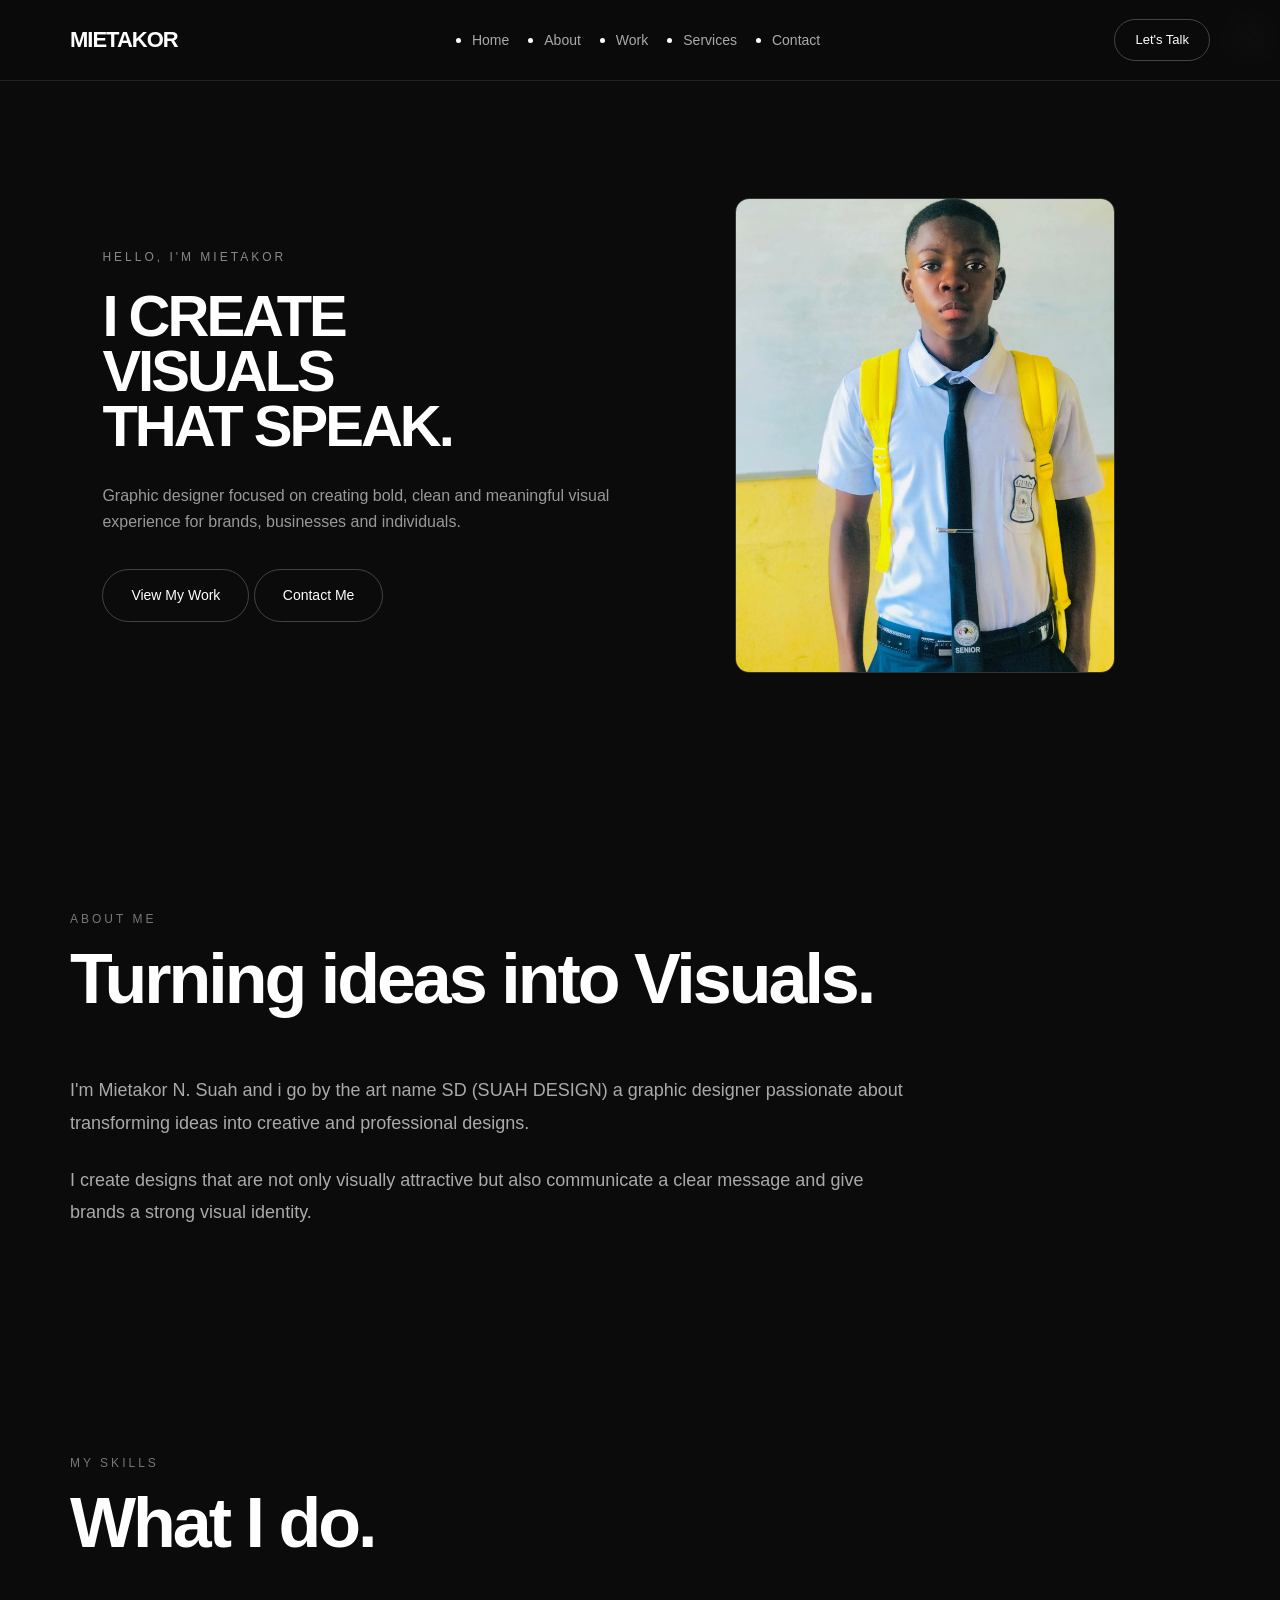
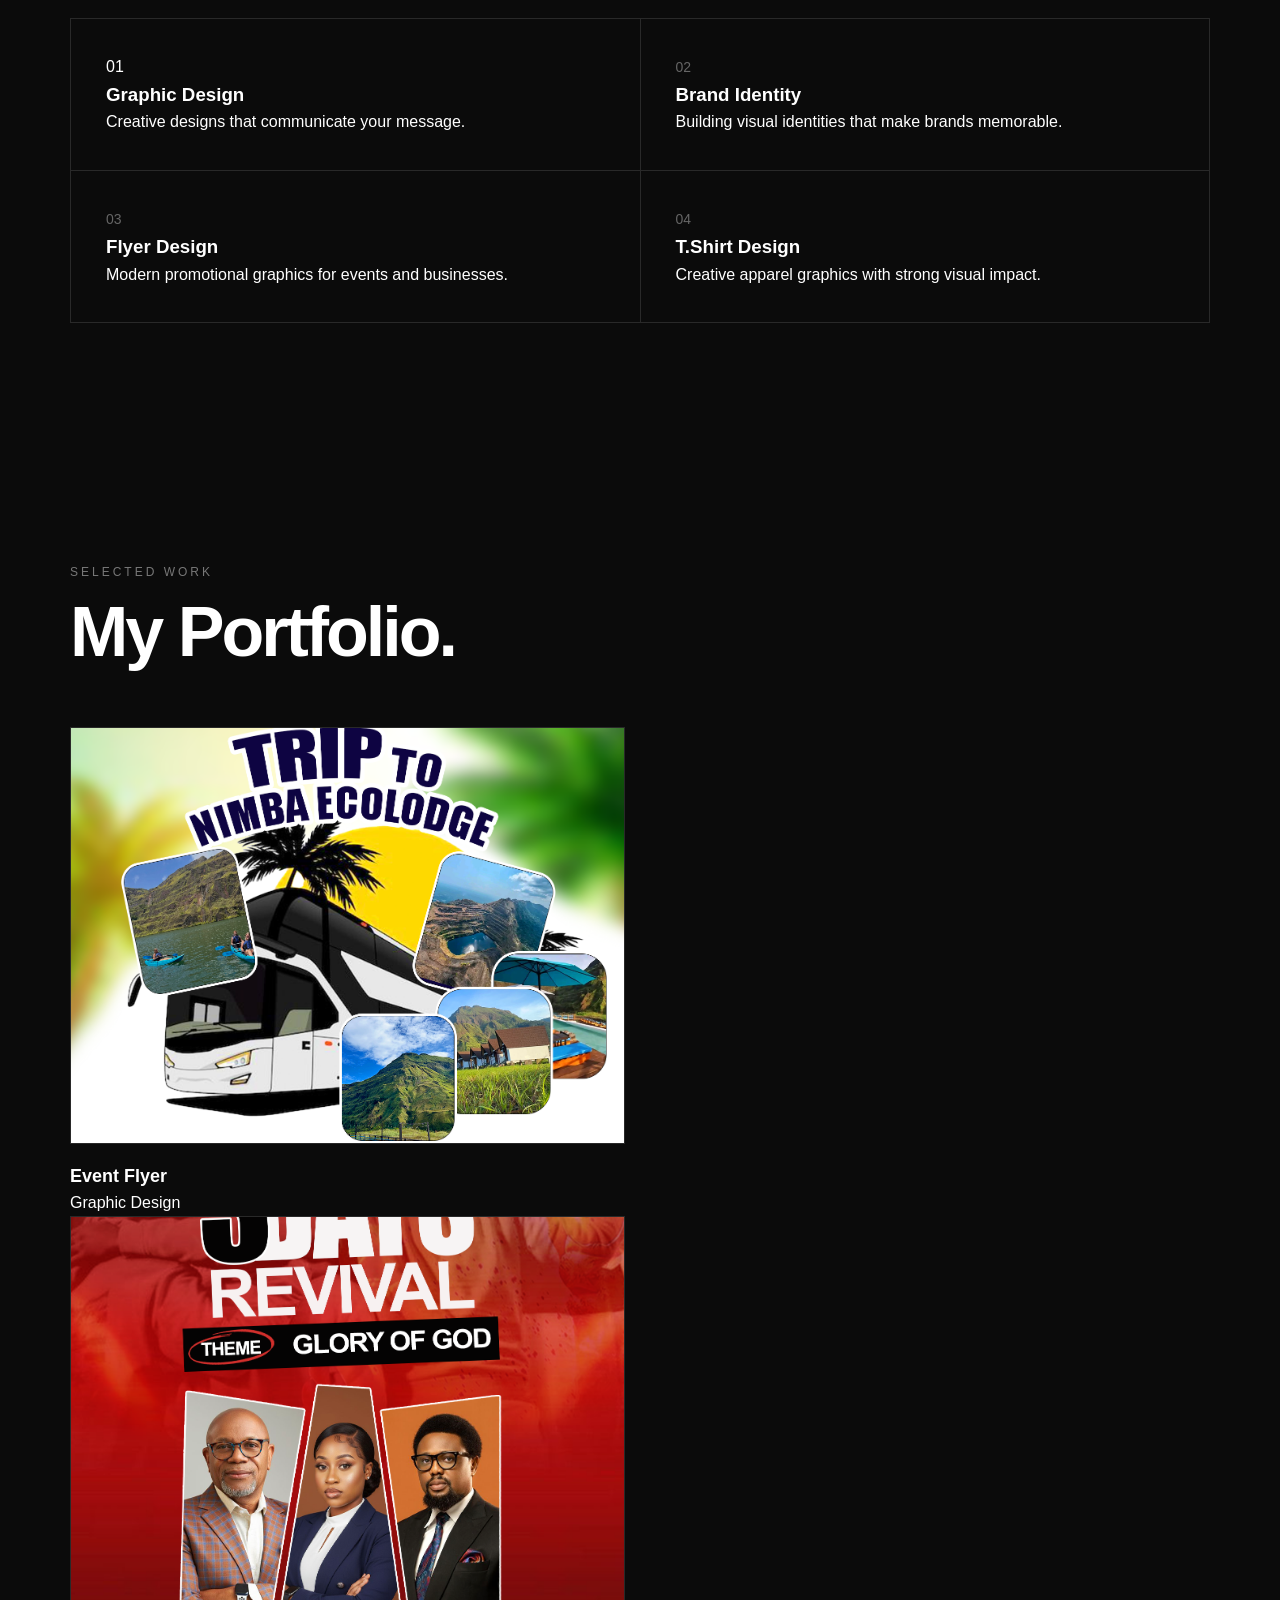
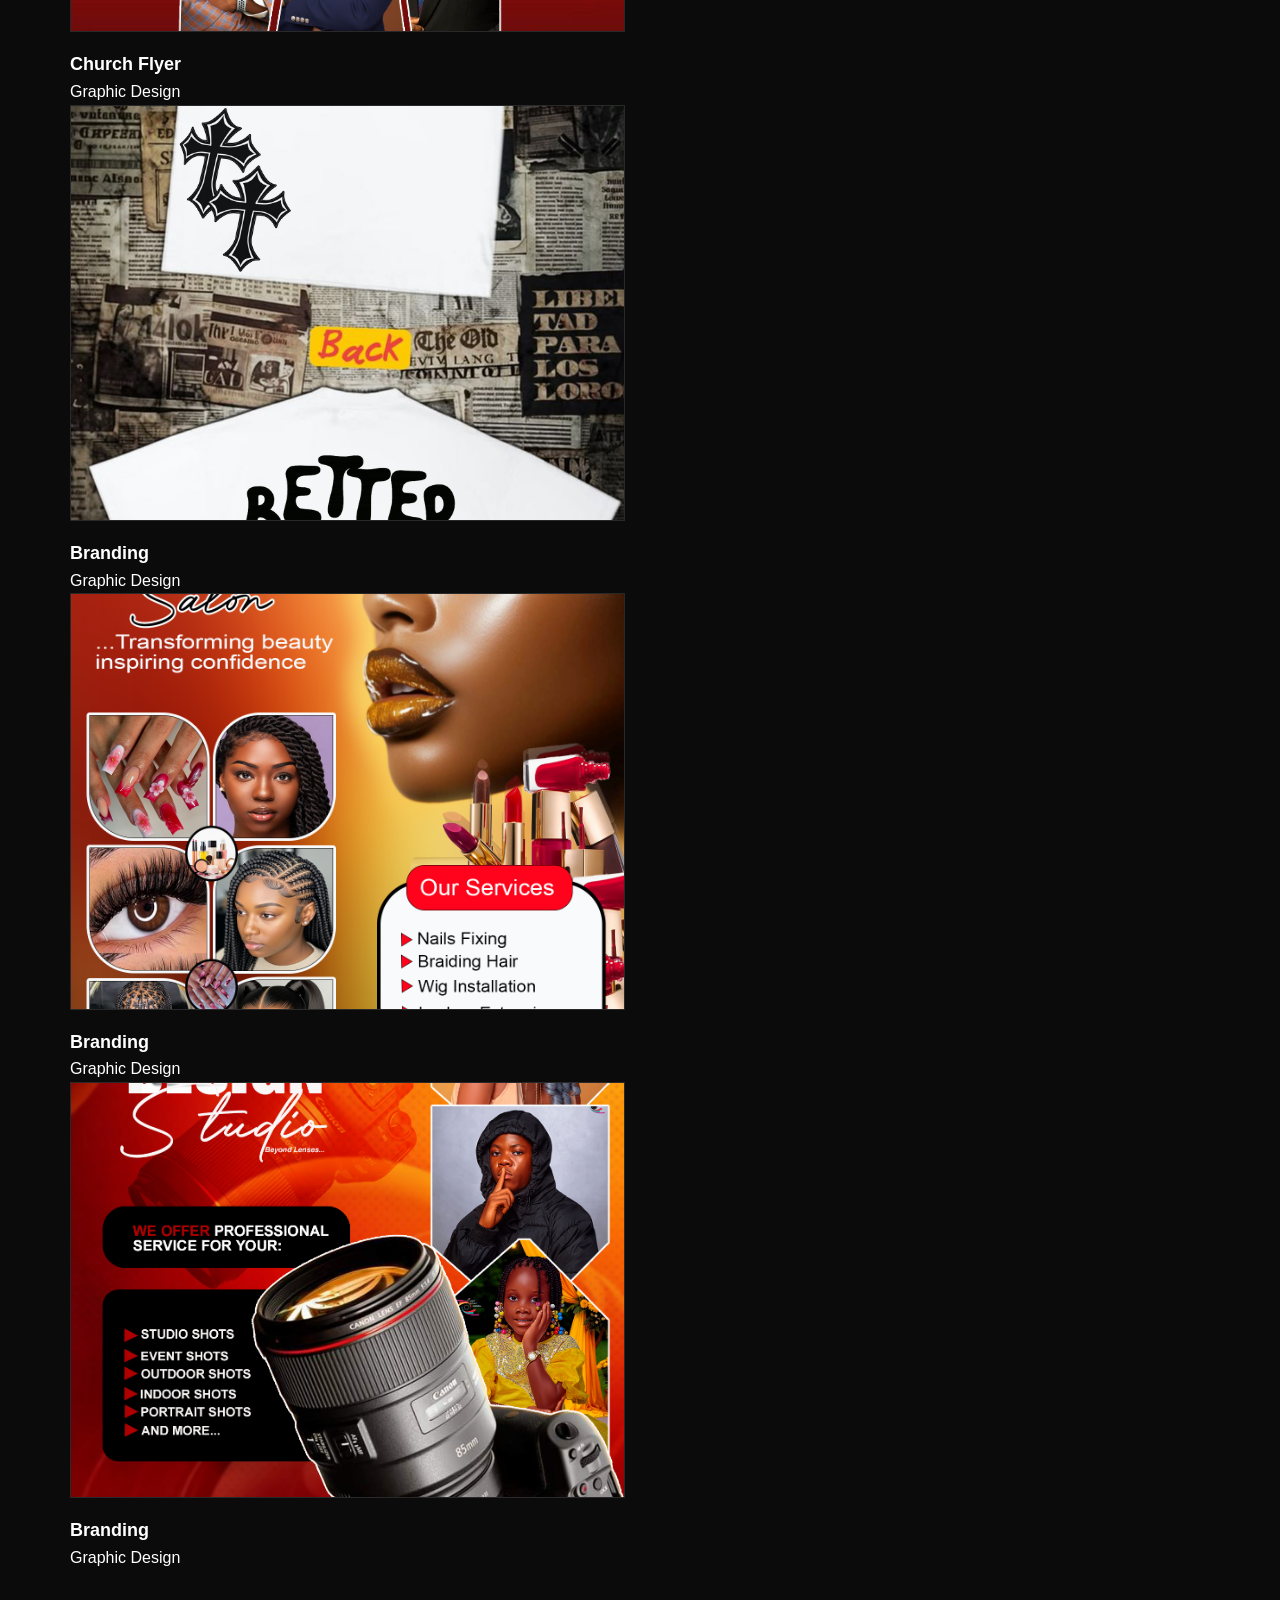
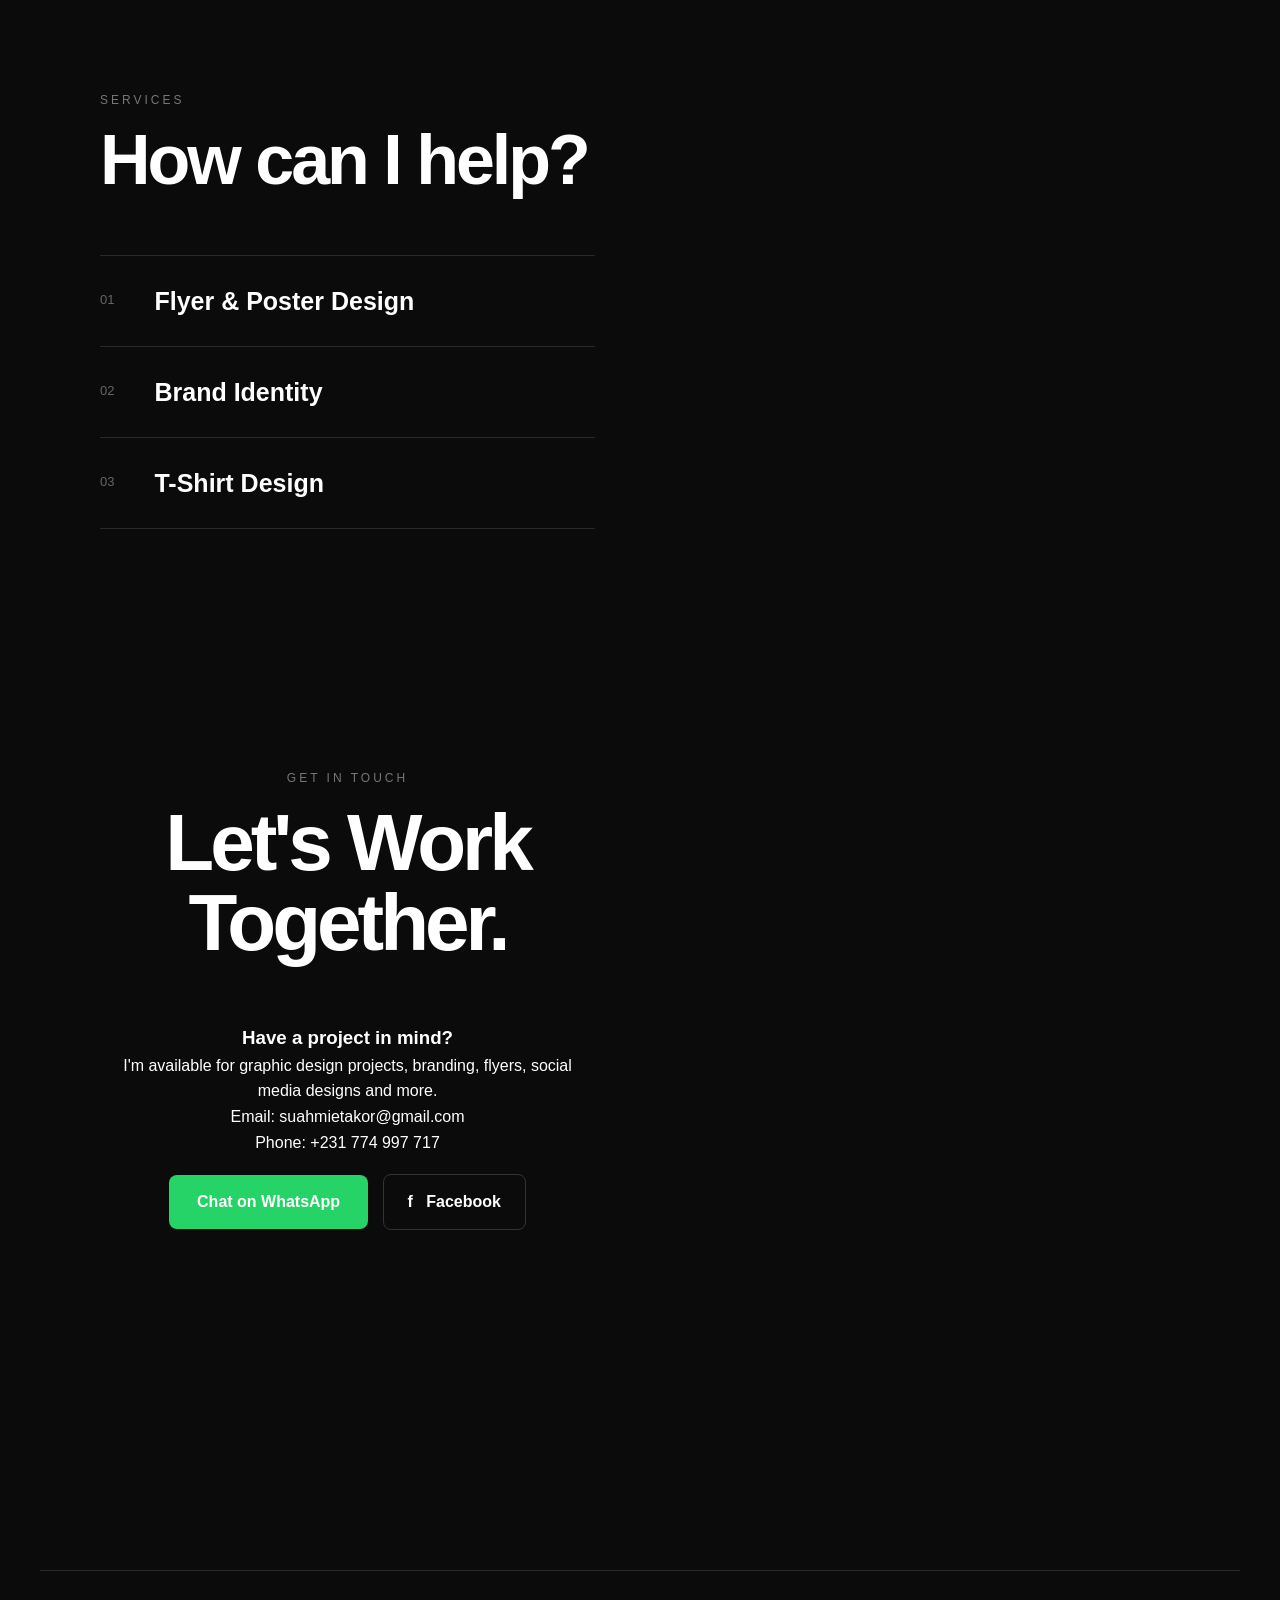
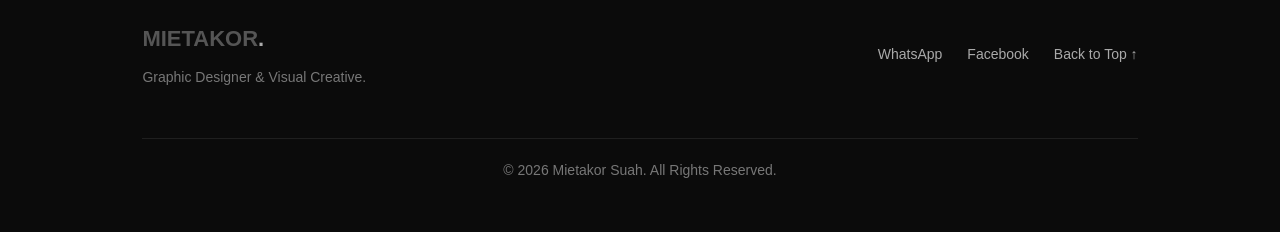
<file: index.html>
<!DOCTYPE html>
<html lang="en">
<head>
    <meta charset="UTF-8">
    <meta name="viewport" content="width=device-width, initial-scale=1.0">
    <title>Mietakor Suah | Graphic Designer</title>
    <link rel="stylesheet" href="style.css">
</head>
<body>
    <!--NAVIGATION-->
    <header>
        <nav class="navbar">

        <a href="#home" class="logo">MIETAKOR<span></span></a>

        <ul class="nav-links"> 
            <li><a href="#home"> Home</a></li>
            <li><a href="#about">About</a></li>
            <li><a href="#portfolio">Work</a></li>
            <li><a href="#services">Services</a></li>
            <li><a href="#contact">Contact</a></li></ul>
            

            <a href="#contact" class="nav-btn">Let's Talk</a> </nav>
    </header>

    <main>
        <section class="hero" id="home">
            <div class="hero-content">
                <p class="small-text">HELLO, I'M MIETAKOR</p>

                <h1>
                    I CREATE 
                    <span>VISUALS</span>
                    THAT SPEAK.
                </h1>
                <P class="hero-description">Graphic designer focused on creating bold, clean and meaningful visual experience for brands, businesses and individuals.</P>
                <div class="hero-buttons">
                    <a href="#portfolio" class="secondary-btn">View My Work</a>
                    <a href="#contact" class="secondary-btn">Contact Me</a>
                </div>
            </div>

            <div class="hero-image">
                <div class="image-box">
                    <img src="images/suah.jpg" alt="">
                </div>
            

        </section>

        <!--ABOUT-->
        <Section class="about section" id="about">
            <div class="section-title">
                <p>ABOUT ME</p>
                <h2>Turning ideas into <span>Visuals.</span></h2>
            </div>

            <div class="about-content">
                <p>I'm Mietakor N. Suah and i go by the art name SD (SUAH DESIGN) a graphic designer passionate about transforming ideas into creative and professional designs.</p>
                <p>I create designs that are not only visually attractive but also communicate a clear message and give brands a strong visual identity.  </p>

            </div>

        </Section>

        <!--SKIlls-->
        <section class="skills section">
            <div class="section-title">
                <p>MY SKILLS</p>
                <h2>What I <span>do.</span></h2>
            </div>

            <div class="skills-grid">
                <div class="skills-card">
                    <span>01</span>
                    <h3>Graphic Design</h3>
                    <p>Creative designs that communicate your message.</p>
                </div>
            
                <div class="skill-card">
                    <span>02</span>
                    <h3>Brand Identity</h3>
                    <p>Building visual identities that make brands memorable.</p>
                </div>

                <div class="skill-card">
                    <span>03</span>
                    <h3>Flyer Design</h3>
                    <p>Modern promotional graphics for events and businesses.</p>
                </div>
                
                <div class="skill-card">
                    <span>04</span>
                <h3>T.Shirt Design</h3>
                    <p>Creative apparel graphics with strong visual impact.</p>
        </section>

        
        <!-- PORTFOLIO -->
<section class="portfolio section" id="portfolio">

    <div class="section-title">
        <p>SELECTED WORK</p>
        <h2>My <span>Portfolio.</span></h2>
    </div>

    <div class="portfolio-grid">

        <!-- PROJECT 1 -->
        <div class="project">

    <a href="project.html">

        <div class="project-image">
            <img src="images/ECOLODGE.png" alt="Event Flyer Design">
        </div>

        <div class="project-info">
            <h3>Event Flyer</h3>
            <p>Graphic Design</p>
        </div>

    </a>

    <div class="project">

    <a href="project2.html">

        <div class="project-image">
            <img src="images/jr.png" alt="Event Flyer Design">
        </div>

        <div class="project-info">
            <h3>Church Flyer</h3>
            <p>Graphic Design</p>
        </div>

    </a>

    <div class="project">

    <a href="project3.html">

        <div class="project-image">
            <img src="images/TOP.png" alt="Event Flyer Design">
        </div>

        <div class="project-info">
            <h3>Branding</h3>
            <p>Graphic Design</p>
        </div>

    </a>

    <a href="project4.html">

        <div class="project-image">
            <img src="images/Sara.png" alt="Event Flyer Design">
        </div>

        <div class="project-info">
            <h3>Branding</h3>
            <p>Graphic Design</p>
        </div>

    </a>

<a href="project5.html">

        <div class="project-image">
            <img src="images/KD.png" alt="Event Flyer Design">
        </div>

        <div class="project-info">
            <h3>Branding</h3>
            <p>Graphic Design</p>
        </div>

    </a>

</div>


        <!--SERVICES-->
        <section class="services section" id="services">
            <div class="section-title">
                <p>SERVICES</p>
                <h2>How can I <span>help?</span></h2>
            </div>

            <div class="services-list">
                <div>
                    <span>01</span>
                    <h3>Flyer & Poster Design</h3>
                </div>

                <div>
                    <span>02</span>
                    <h3>Brand Identity</h3>
                </div>

                <div>
                    <span>03</span>
                    <h3>T-Shirt Design</h3>
                </div>
            </div>
            


        </section>

        <!--CONTACT-->
        <section class="contact section" id="contact">

    <div class="section-title">
        <p>GET IN TOUCH</p>
        <h2>Let's <span>Work Together.</span></h2>
    </div>

    <div class="contact-container">

    <h3>Have a project in mind?</h3>

    <p>
        I'm available for graphic design projects,
        branding, flyers, social media designs and more.
    </p>

    <p>
        Email: suahmietakor@gmail.com
    </p>

    <p>
        Phone: +231 774 997 717
    </p>

    <a href="https://wa.me/231889452201" target="_blank" class="whatsapp-btn">
        Chat on WhatsApp
    </a>

    <a href="https://www.facebook.com/mietakor.suah.2025"
   target="_blank"
   class="social-btn">
    f&nbsp;&nbsp; Facebook
</a>

</div>

        </form>

    </div>

</section>
    </main>

    <!--FOOTER-->
    <footer class="footer">

    <div class="footer-content">

        <div>
            <h3>MIETAKOR<span>.</span></h3>
            <p>Graphic Designer & Visual Creative.</p>
        </div>

        <div class="footer-links">
            <a href="https://wa.me/231889452201" target="_blank">
                WhatsApp
            </a>

            <a href="https://www.facebook.com/mietakor.suah.2025" target="_blank">
                Facebook
            </a>

            <a href="#home">
                Back to Top ↑
            </a>
        </div>

    </div>

    <div class="footer-bottom">
        <p>© 2026 Mietakor Suah. All Rights Reserved.</p>
    </div>

</footer>

    <div id="projectModel" class="model">
        <div class="model-content">
            <span class="close" onclick="closeProject()">&times;</span>
            <img id="modalImage">
            <h2 id="modalTitle"></h2>
            <p id="modalCategory"></p>
        </div>
    </div>
    <script src="script.js"></script>
</body>
</html>
</file>
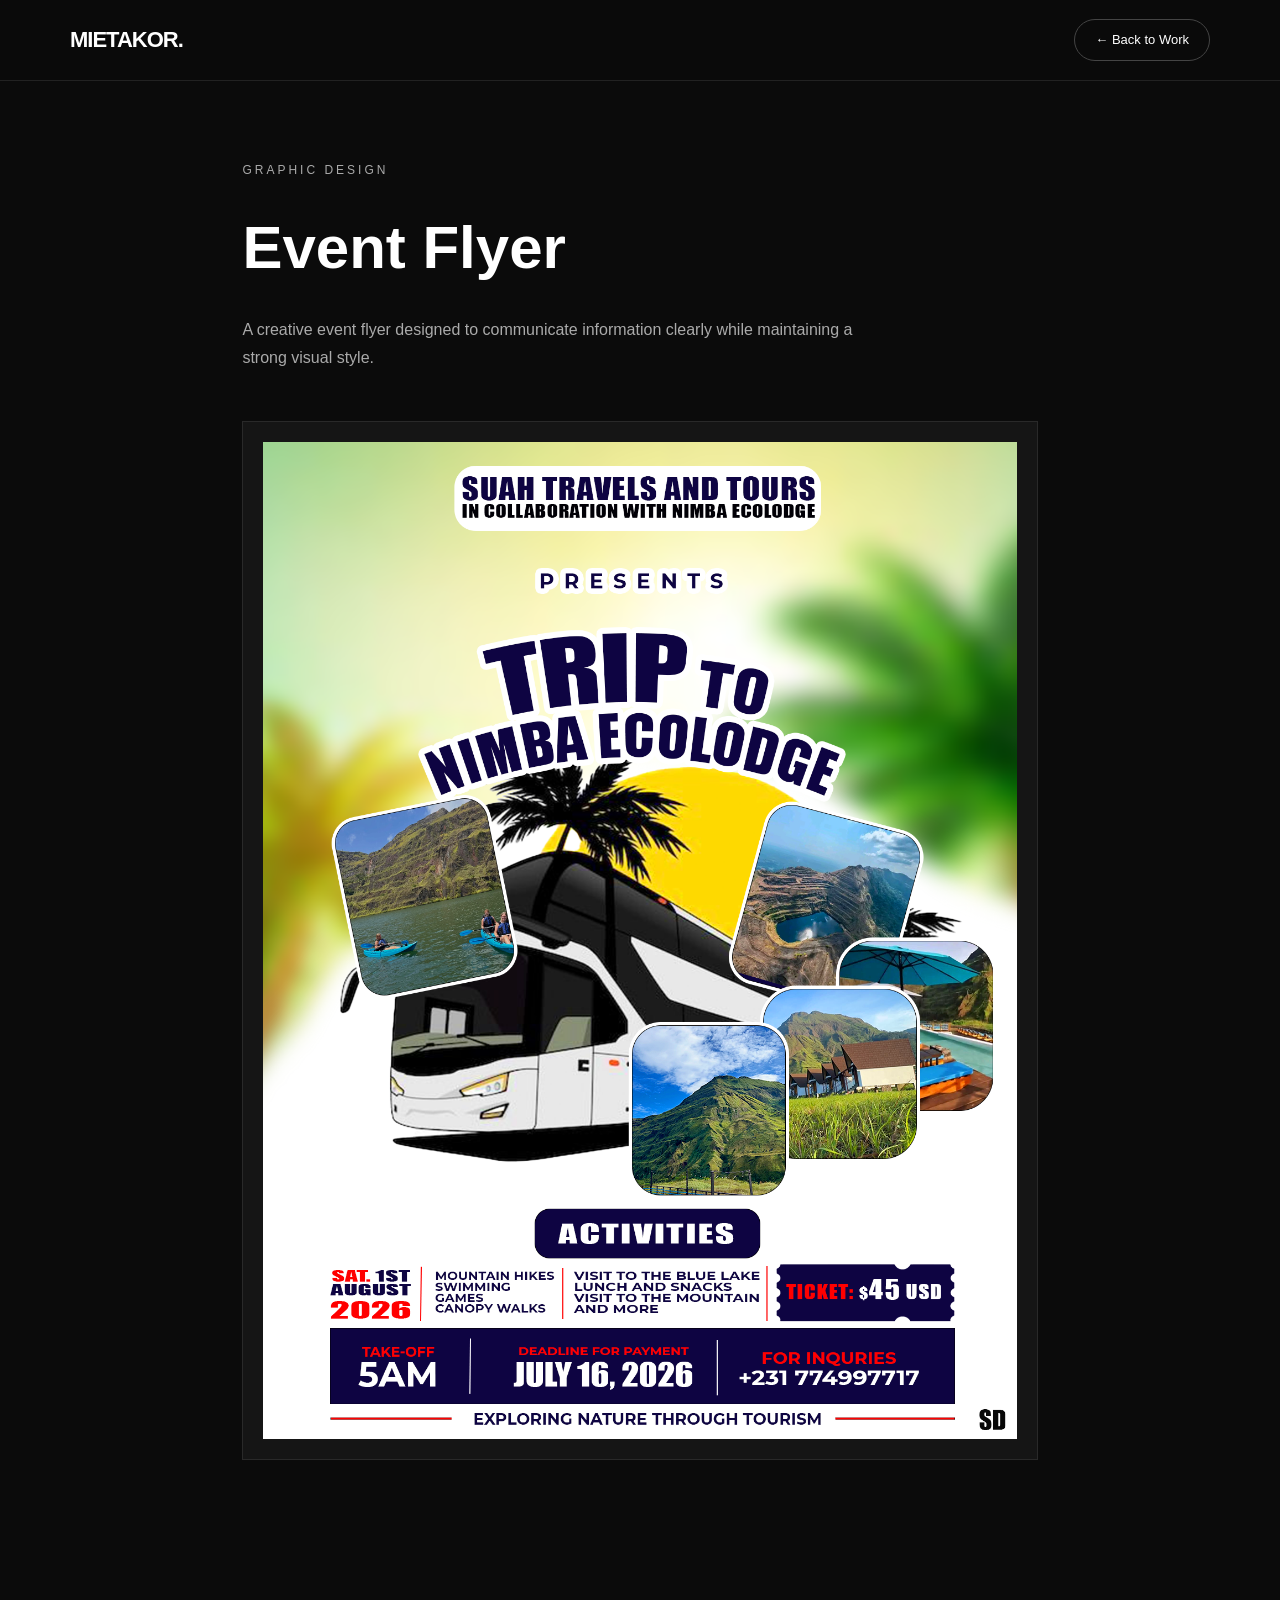
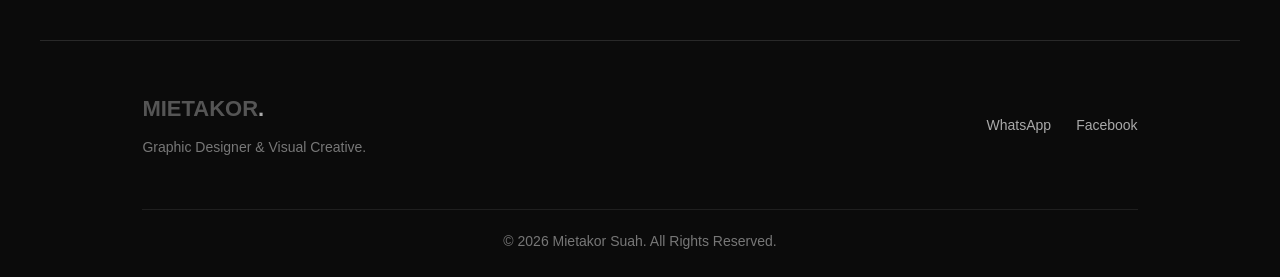
<file: project.html>
<!DOCTYPE html>
<html lang="en">

<head>
    <meta charset="UTF-8">
    <meta name="viewport" content="width=device-width, initial-scale=1.0">

    <title>Event Flyer | Mietakor Suah</title>

    <link rel="stylesheet" href="style.css">
</head>

<body>

    <header>
        <nav class="navbar">

            <a href="index.html" class="logo">
                MIETAKOR<span>.</span>
            </a>

            <a href="index.html#portfolio" class="nav-btn">
                ← Back to Work
            </a>

        </nav>
    </header>


    <main>

        <section class="project-details">

            <p class="small-text">GRAPHIC DESIGN</p>

            <h1>Event Flyer</h1>

            <p>
                A creative event flyer designed to communicate
                information clearly while maintaining a strong
                visual style.
            </p>

            <div class="project-preview">

                <img src="images/ECOLODGE.png" alt="Event Flyer">

            </div>

        </section>

    </main>


    <footer class="footer">

    <div class="footer-content">

        <div>
            <h3>MIETAKOR<span>.</span></h3>
            <p>Graphic Designer & Visual Creative.</p>
        </div>

        <div class="footer-links">
            <a href="https://wa.me/231889452201" target="_blank">
                WhatsApp
            </a>

            <a href="https://www.facebook.com/mietakor.suah.2025" target="_blank">
                Facebook
            </a>

            
        </div>

    </div>

    <div class="footer-bottom">
        <p>© 2026 Mietakor Suah. All Rights Reserved.</p>
    </div>

</footer>

</body>

</html>
</file>
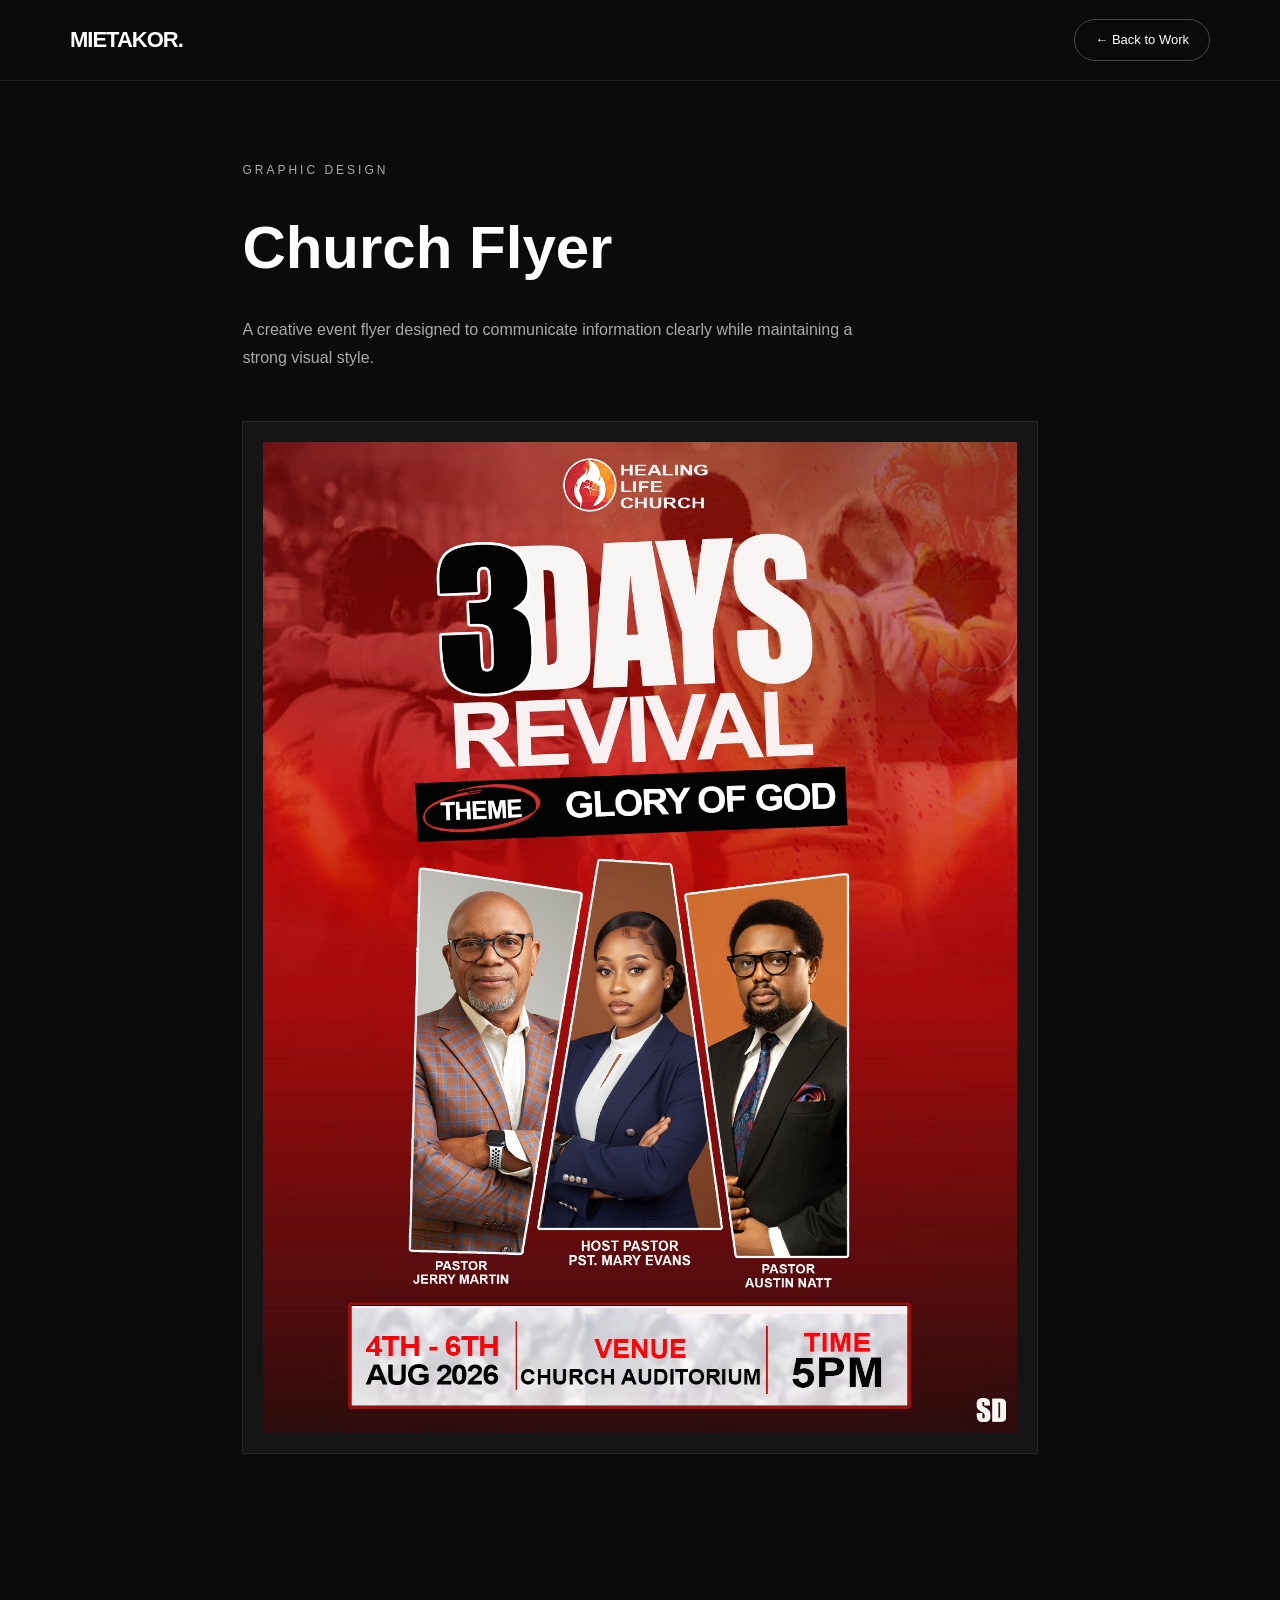
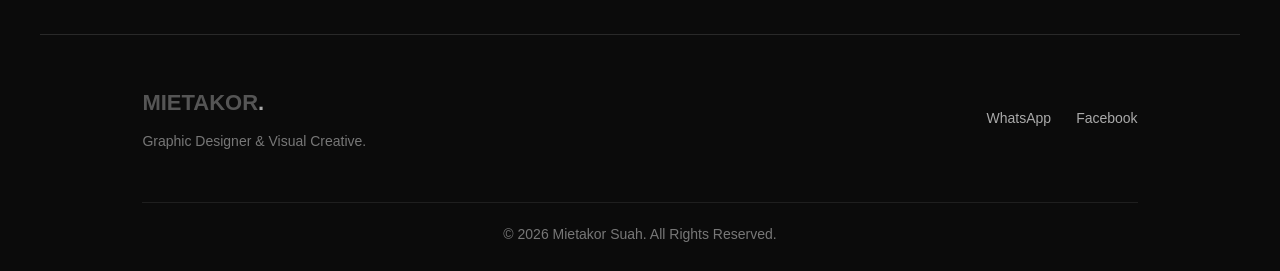
<file: project2.html>
<!DOCTYPE html>
<html lang="en">

<head>
    <meta charset="UTF-8">
    <meta name="viewport" content="width=device-width, initial-scale=1.0">

    <title>Event Flyer | Mietakor Suah</title>

    <link rel="stylesheet" href="style.css">
</head>

<body>

    <header>
        <nav class="navbar">

            <a href="index.html" class="logo">
                MIETAKOR<span>.</span>
            </a>

            <a href="index.html#portfolio" class="nav-btn">
                ← Back to Work
            </a>

        </nav>
    </header>


    <main>

        <section class="project-details">

            <p class="small-text">GRAPHIC DESIGN</p>

            <h1>Church Flyer</h1>

            <p>
                A creative event flyer designed to communicate
                information clearly while maintaining a strong
                visual style.
            </p>

            <div class="project-preview">

                <img src="images/jr.png" alt="Event Flyer">

            </div>

        </section>

    </main>


    <footer class="footer">

    <div class="footer-content">

        <div>
            <h3>MIETAKOR<span>.</span></h3>
            <p>Graphic Designer & Visual Creative.</p>
        </div>

        <div class="footer-links">
            <a href="https://wa.me/231889452201" target="_blank">
                WhatsApp
            </a>

            <a href="https://www.facebook.com/mietakor.suah.2025" target="_blank">
                Facebook
            </a>

            
        </div>

    </div>

    <div class="footer-bottom">
        <p>© 2026 Mietakor Suah. All Rights Reserved.</p>
    </div>

</footer>

</body>

</html>
</file>
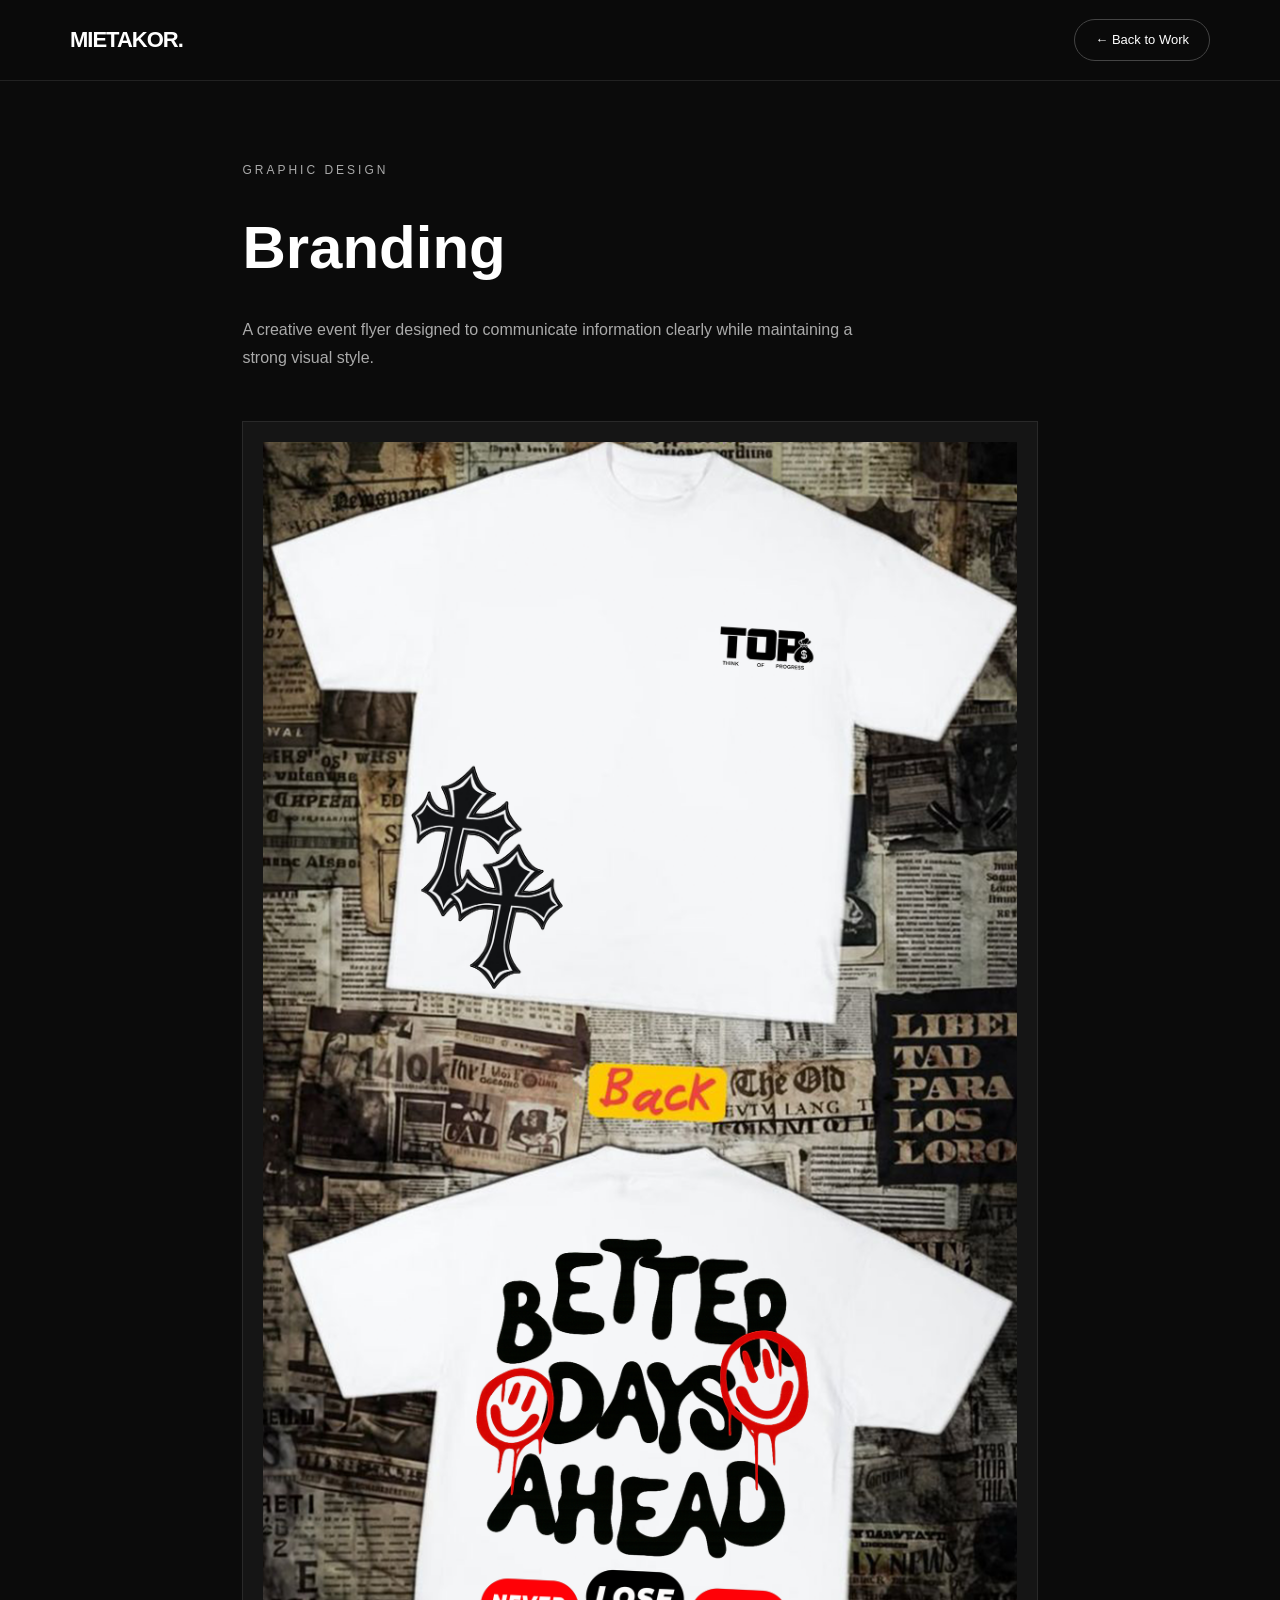
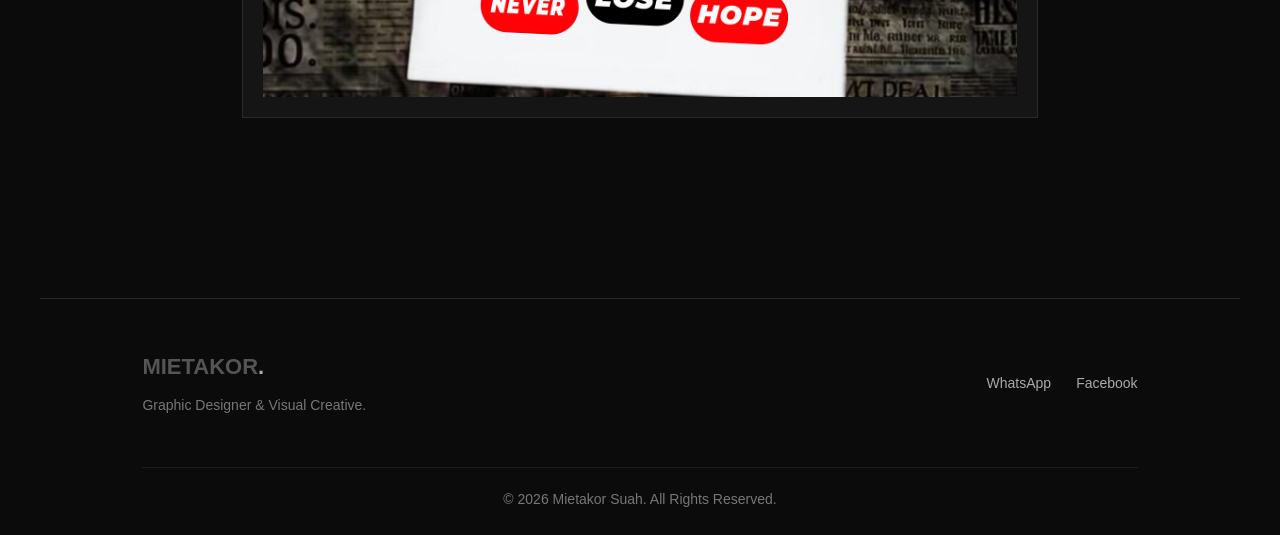
<file: project3.html>
<!DOCTYPE html>
<html lang="en">

<head>
    <meta charset="UTF-8">
    <meta name="viewport" content="width=device-width, initial-scale=1.0">

    <title>Event Flyer | Mietakor Suah</title>

    <link rel="stylesheet" href="style.css">
</head>

<body>

    <header>
        <nav class="navbar">

            <a href="index.html" class="logo">
                MIETAKOR<span>.</span>
            </a>

            <a href="index.html#portfolio" class="nav-btn">
                ← Back to Work
            </a>

        </nav>
    </header>


    <main>

        <section class="project-details">

            <p class="small-text">GRAPHIC DESIGN</p>

            <h1>Branding</h1>

            <p>
                A creative event flyer designed to communicate
                information clearly while maintaining a strong
                visual style.
            </p>

            <div class="project-preview">

                <img src="images/TOP.png" alt="Event Flyer">

            </div>

        </section>

    </main>


    <footer class="footer">

    <div class="footer-content">

        <div>
            <h3>MIETAKOR<span>.</span></h3>
            <p>Graphic Designer & Visual Creative.</p>
        </div>

        <div class="footer-links">
            <a href="https://wa.me/231889452201" target="_blank">
                WhatsApp
            </a>

            <a href="https://www.facebook.com/mietakor.suah.2025" target="_blank">
                Facebook
            </a>

            
        </div>

    </div>

    <div class="footer-bottom">
        <p>© 2026 Mietakor Suah. All Rights Reserved.</p>
    </div>

</footer>

</body>

</html>
</file>
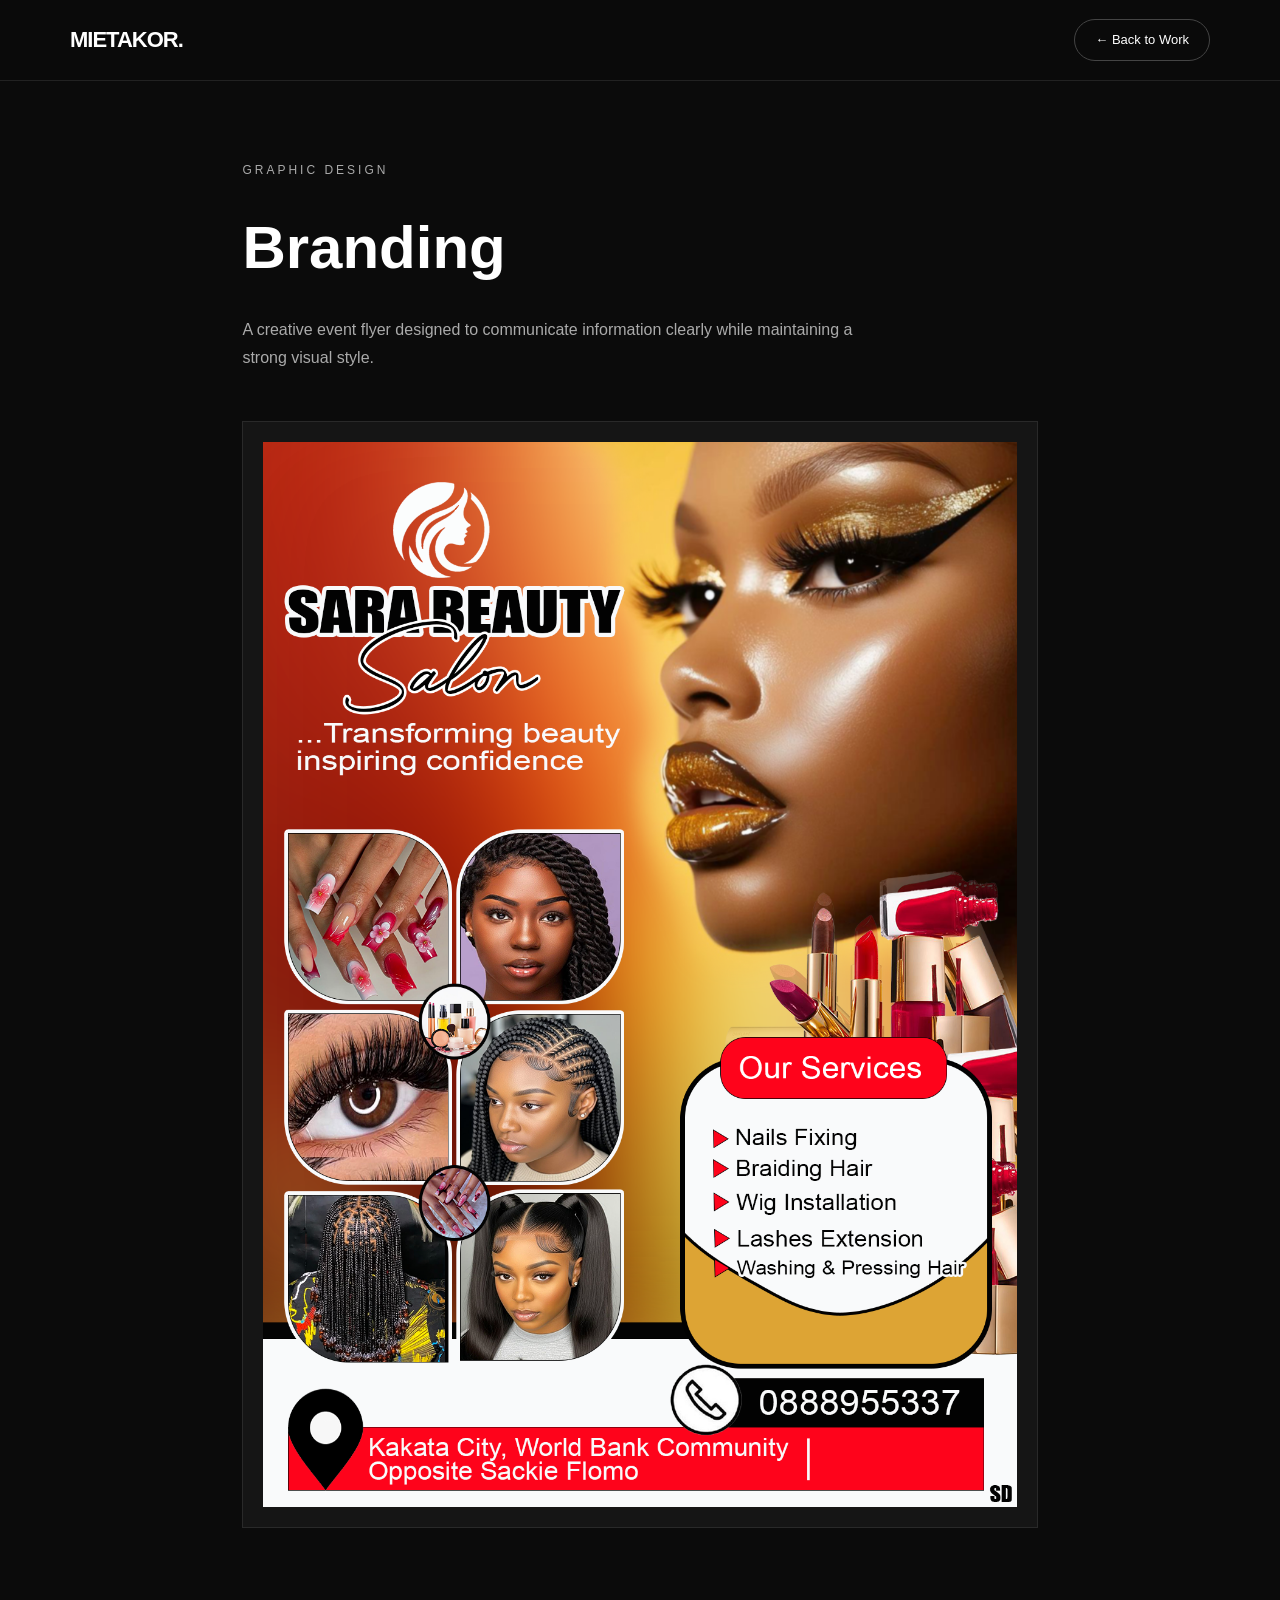
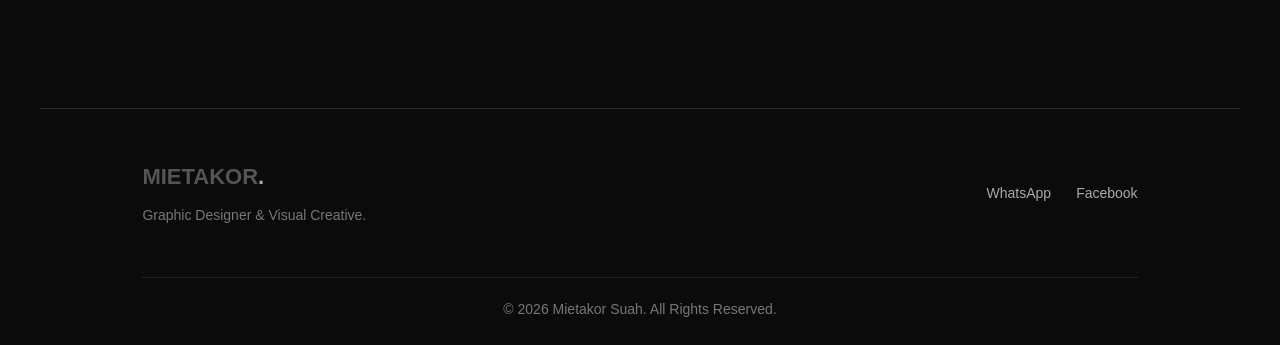
<file: project4.html>
<!DOCTYPE html>
<html lang="en">

<head>
    <meta charset="UTF-8">
    <meta name="viewport" content="width=device-width, initial-scale=1.0">

    <title>Event Flyer | Mietakor Suah</title>

    <link rel="stylesheet" href="style.css">
</head>

<body>

    <header>
        <nav class="navbar">

            <a href="index.html" class="logo">
                MIETAKOR<span>.</span>
            </a>

            <a href="index.html#portfolio" class="nav-btn">
                ← Back to Work
            </a>

        </nav>
    </header>


    <main>

        <section class="project-details">

            <p class="small-text">GRAPHIC DESIGN</p>

            <h1>Branding</h1>

            <p>
                A creative event flyer designed to communicate
                information clearly while maintaining a strong
                visual style.
            </p>

            <div class="project-preview">

                <img src="images/Sara.png" alt="Event Flyer">

            </div>

        </section>

    </main>


    <footer class="footer">

    <div class="footer-content">

        <div>
            <h3>MIETAKOR<span>.</span></h3>
            <p>Graphic Designer & Visual Creative.</p>
        </div>

        <div class="footer-links">
            <a href="https://wa.me/231889452201" target="_blank">
                WhatsApp
            </a>

            <a href="https://www.facebook.com/mietakor.suah.2025" target="_blank">
                Facebook
            </a>

            
        </div>

    </div>

    <div class="footer-bottom">
        <p>© 2026 Mietakor Suah. All Rights Reserved.</p>
    </div>

</footer>
</body>

</html>
</file>
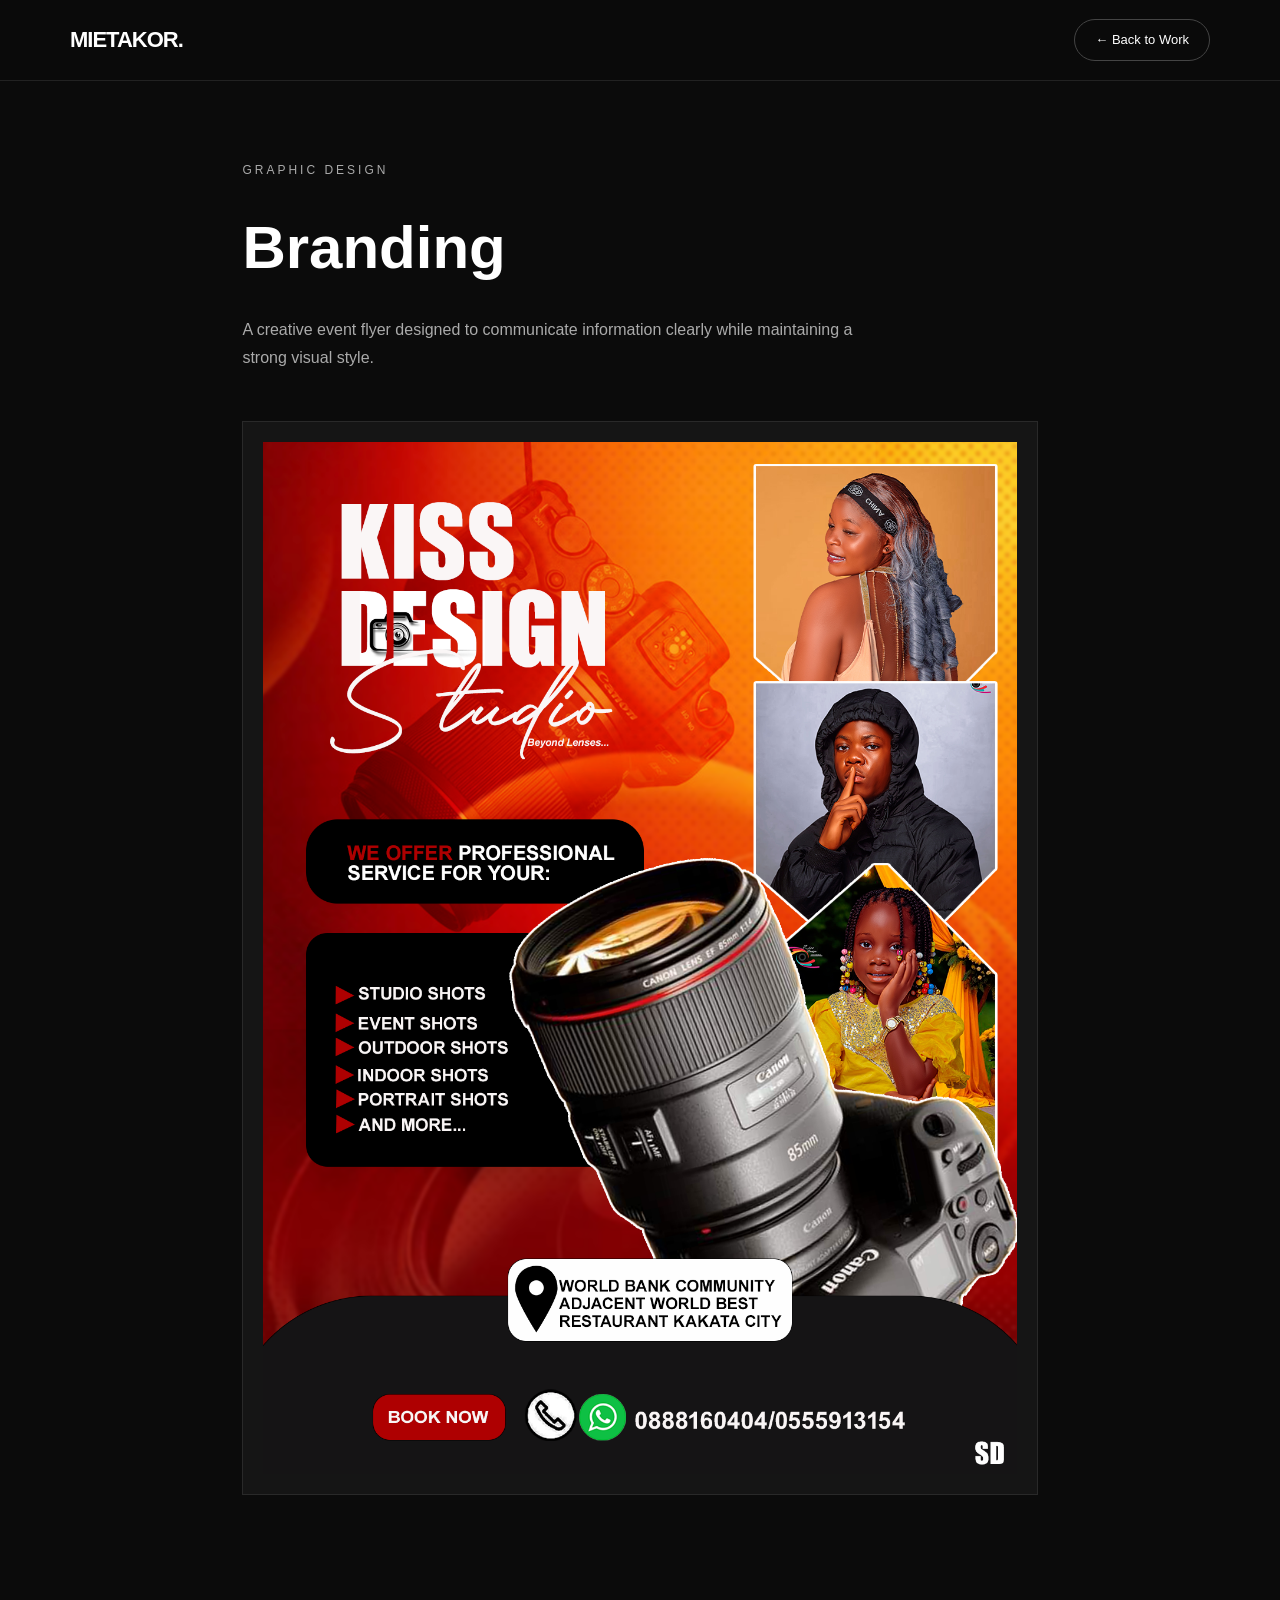
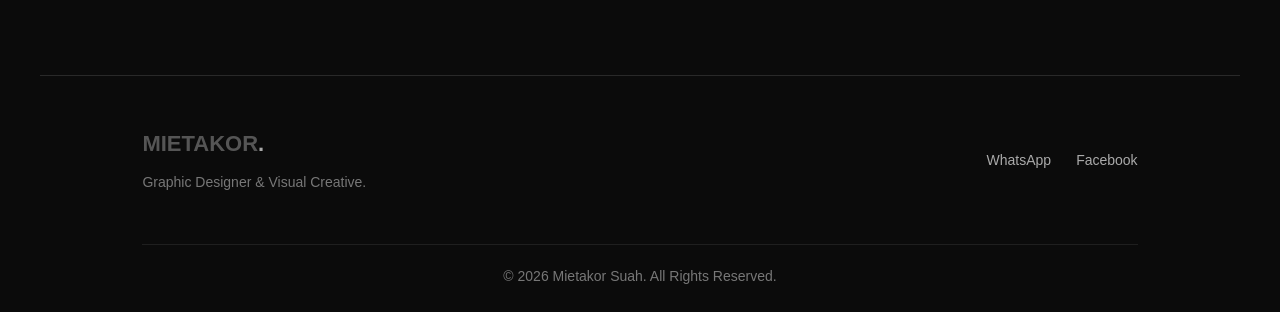
<file: project5.html>
<!DOCTYPE html>
<html lang="en">

<head>
    <meta charset="UTF-8">
    <meta name="viewport" content="width=device-width, initial-scale=1.0">

    <title>Event Flyer | Mietakor Suah</title>

    <link rel="stylesheet" href="style.css">
</head>

<body>

    <header>
        <nav class="navbar">

            <a href="index.html" class="logo">
                MIETAKOR<span>.</span>
            </a>

            <a href="index.html#portfolio" class="nav-btn">
                ← Back to Work
            </a>

        </nav>
    </header>


    <main>

        <section class="project-details">

            <p class="small-text">GRAPHIC DESIGN</p>

            <h1>Branding</h1>

            <p>
                A creative event flyer designed to communicate
                information clearly while maintaining a strong
                visual style.
            </p>

            <div class="project-preview">

                <img src="images/KD.png" alt="Event Flyer">

            </div>

        </section>

    </main>


    <footer class="footer">

    <div class="footer-content">

        <div>
            <h3>MIETAKOR<span>.</span></h3>
            <p>Graphic Designer & Visual Creative.</p>
        </div>

        <div class="footer-links">
            <a href="https://wa.me/231889452201" target="_blank">
                WhatsApp
            </a>

            <a href="https://www.facebook.com/mietakor.suah.2025" target="_blank">
                Facebook
            </a>

            
        </div>

    </div>

    <div class="footer-bottom">
        <p>© 2026 Mietakor Suah. All Rights Reserved.</p>
    </div>

</footer>

</body>

</html>
</file>
<file: style.css>
*{
    margin: 0;
    padding: 0;
    box-sizing: border-box;
}

html{
    scroll-behavior: smooth;
}

body{
    font-family: 'Inter', sans-serif;
    background: #0b0b0b;
    color: #ffffff;
    line-height: 1.6;
}

a{
    text-decoration: none;
    color: inherit;

}

header{
    position: fixed;
    width: 100%;
    top: 0;
    z-index: 1000;
    background: rgba(11, 11, 11, 0.85);
    backdrop-filter: blur(15px);
    border-bottom: 1px solid #222;
}

.navbar{
    max-width: 1200px;
    margin: auto;
    height: 80px;
    padding: 0 30px;
    display: flex;
    align-items: center;
    justify-content: space-between;

}

.logo{
font-size: 22px;
font-weight: 800;
letter-spacing: -1px;
}

.logo span,
.section-title span,
.hero h1 span, 
. contact h2 span{
    color: #ffffff;
}

.nav-links{
    display: flex;
    gap: 35px;
    list-style: 0.3s;
}

.nav-links a {
    font-size: 14px;
    color: #aaa;
    transition: 0.3s;
}

.nav-links a:hover {
    columns: fff; 
}

.nav-btn {
    border: 1px solid #444;
    padding: 10px 20px;
    border-radius: 30px;
    font-size: 13px;
    transition: 0.3s;
}

.nav-btn:hover{
    background: #fff;
    color: #000;
}

.hero {
    min-height: 90vh;
    padding: 140px 8% 80px;
    display: grid;
    grid-template-columns: 1fr 0.8fr;
    align-items: center;
    gap: 80px;
}

.hero-content {
    max-width: 650px;
}

.hero-image {
    display: flex;
    justify-content: center;
    align-items: center;
}

.image-box {
    width: 100%;
    max-width: 420px;
    aspect-ratio: 4 / 5;
    overflow: hidden;
    border: 1px solid #333;
    border-radius: 14px;
}

.image-box img {
    width: 100%;
    height: 100%;
    object-fit: cover;
    display: block;
}

.small-text{
    font-size: 12px;
    letter-spacing: 3px;
    color: #888;
    margin-bottom: 20px;
}

.hero h1{
    font-size: clamp(55px, 8vw, 100px);
    line-height: 0.95;
    letter-spacing: -5px;
    margin-bottom: 30px;
}

.hero h1 span{
    display: block;
}

.hero-description{
    max-width: 550px;
    color: #999;
    font-size: 16px;
    margin-bottom: 35px;
}

.hero-button{
    display: flex;
    gap: 15px;
}

.primary-btn{
    display: inline-block;
    padding: 14px 28px;
    background: #fff;
    color: #000;
    border-radius: 30px;
    font-size: 14px;
    font-weight: 600;
    transform: 0.3s;
}

.primary-btn:hover{
    transform: translateY(-3px)
}

.secondary-btn{
    display: inline-block;
    padding: 14px 28px;
    border: 1px solid#444;
    border-radius: 30px;
    font-size: 14px;
}


.image-box span{
    color: #555;
    font-size: 14px;
    text-align: center;
    letter-spacing: 3px;

}

.section{
    max-width: 1200px;
    margin: auto;
    padding: 120px 30px;
}

.section-title{
    margin-bottom: 60px
}

.section-title p{
    font-size: 12px;
    color: #777;
    letter-spacing: 3px;
    margin-bottom: 15px;
}

.section-title h2{
    font-size: clamp(40px, 6vw, 70px);
    line-height: 1;
    letter-spacing: -3px;
}

/* ABOUT SECTION IMPROVEMENT */

.about {
    padding-top: 100px;
    padding-bottom: 80px;
}

.about-content {
    max-width: 850px;
    margin: 0 auto;
}

.about-content p {
    font-size: 18px;
    line-height: 1.8;
    color: #aaa;
    margin-bottom: 25px;
}

.skills-grid{
    display: grid;
    grid-template-columns: repeat(4, 1fr);
    border-top: 1px solid#292929;

}

.skill-card{
    padding: 30px;
border-right: 1px solid #292929;
}

.skill-card span{
    color: #666;
    font-size: 14px;
}

.portfolio-grid{
    display: grid;
    grid-template-columns: repeat(2, 1fr);
    gap: 50px 25px;
}

.project-image{
    overflow: hidden;
    aspect-ratio: 4 / 3;
    background: #151515;
    border: 1px solid #292929;
}

.project-image img{
    width: 100%;
    height: 100%;
    object-fit: cover;
    display: block;
    transition: transform 0.5s ease;

}

.project:hover .project-image img{
    transform: scale(1.05);
}

.project-info{
    padding-top: 18px
}

.project-info h3{
    font-size: 18px;
}

.project-infop{
    color: #666;
    font-size: 13px;
}

.services-list{
    border-top: 1px solid #292929;
}

.services-list div{
    display: flex;
    align-items: center;
    gap: 40px;
    padding: 25px 0;
    border-bottom: 1px solid #292929;
    transition: 0.3s;
}

.services-list div:hover{
    padding-left: 15px;

}

.services-list span{
    color: #666;
    font-size: 13px;
}

.services-list h3{
    font-size: 25px;
}

.contact{
    text-align: center;
    max-width: 900px;
    margin: 0 auto;
}

.contact h2{
    font-size: clamp(45px, 7vw, 80px);
    line-height: 1;
    letter-spacing: -4px;
    margin-bottom: 25px;
   
}

.contact > p:not(.small-text) {
    color: #777;
    max-width: 500px;
    margin: 0 auto 35px;
}


footer{
    max-width: 1200px;
    margin: auto;
    padding: 30px;
    border-top: 1px solid #292929;
    display: flex;
    justify-content: space-between;
    color: #555;
    font-size: 12px;
}

@media (max-width: 800px) {

    /* Navigation */
    .nav-links,
    .nav-btn {
        display: none;
    }

    /* General sections */
    section {
        padding-left: 8%;
        padding-right: 8%;
    }

    /* Hero */
    .hero {
        min-height: auto;
        padding: 120px 8% 80px;
        display: block;
    }

    .hero-content {
        max-width: 100%;
    }

    .hero-image {
        margin-top: 50px;
    }

    .image-box {
        max-width: 100%;
    }

    /* About */
    .about {
        padding-top: 80px;
        padding-bottom: 70px;
    }

    .about-content {
        max-width: 100%;
    }

    .about-content p {
        font-size: 17px;
        line-height: 1.7;
    }

    /* Skills */
    .skills-grid {
        grid-template-columns: 1fr;
    }

    .skills-grid > div {
        padding: 28px;
    }

    /* Portfolio */
    .portfolio-grid {
        grid-template-columns: 1fr;
        gap: 40px;
    }

    .project-image img {
        width: 100%;
        display: block;
    }

    /* Contact */
    .contact-content {
        max-width: 100%;
        margin: 0;
        text-align: left;
    }

    /* Footer */
    .footer-content {
        flex-direction: column;
        align-items: flex-start;
    }

    .footer-links {
        gap: 15px;
    }
}

.footer-links {
    gap: 15px;
}
}

.hero{
    flex-direction: column;
    align-items: flex-start;
    padding-top: -3px;
}

.hero h1{
    font-size: 58px;
    letter-spacing: -3px;
}

.hero-image{
    width: 100%;
    max-width: 380px;
}

.skills-grid {
    display: grid;
    grid-template-columns: repeat(2, 1fr);
    border-top: 1px solid #292929;
    border-left: 1px solid #292929;
}

.skills-grid > div {
    padding: 35px;
    border-right: 1px solid #292929;
    border-bottom: 1px solid #292929;
    transition: transform 0.3s ease, border-color 0.3s ease;
}

.skill-card{
    border-bottom: 1px solid #292929;
}

.portfolio-grid {
    display: grid;
    grid-template-columns: repeat(2, 1fr);
    gap: 30px;
}

.about-content{
    margin-left: 0;
}

.about-content p{
    font-size: 18px;
}

footer{
    flex-direction: column;
    gap: 10px;
}

.modal{
    display: none;
    position: fixed;
    z-index: 1000;
    left: 0;
    top: 0;
    width: 100%;
    height: 100%;
    background: rgba(0,0,0,0.85);
}

.modal-content{
    position: relative;
    background: #111;
    width: 80%;
    max-width: 700px;
    margin: 5% auto;
    padding: 25px;
    text-align: center;
    border: 1px solid #333;
}

.modal-content img{
    width: 100%;
    max-height: 500%;
    object-fit: contain;
}

.modal-content h2{
    margin-top: 20px;
}

.modal-content p{
    color: #aaa;
}

.close{
    position: absolute;
    right: 20px;
    top: 10px;
    font-size: 35px;
    cursor: pointer;
}

/* PROJECT DETAILS PAGE */

.project-details {
    max-width: 1000px;
    margin: 0 auto;
    padding: 160px 8% 80px;
}

.project-details h1 {
    font-size: 60px;
    margin: 10px 0 20px;
}

.project-details > p {
    max-width: 650px;
    color: #aaa;
    line-height: 1.7;
}

.project-preview {
    margin-top: 50px;
    background: #151515;
    padding: 20px;
    border: 1px solid #292929;
}

.project-preview img {
    width: 100%;
    display: block;
}

.whatsapp-btn {
    display: inline-block;
    margin-top: 20px;
    padding: 14px 28px;
    background: #25D366;
    color: white;
    text-decoration: none;
    font-weight: 600;
    border-radius: 8px;
    transition: 0.3s ease;
}

.whatsapp-btn:hover {
    transform: translateY(-3px);
    opacity: 0.9;
}

.social-btn {
    display: inline-block;
    margin-top: 12px;
    margin-left: 10px;
    padding: 14px 24px;
    border: 1px solid #333;
    color: #fff;
    text-decoration: none;
    font-weight: 600;
    border-radius: 8px;
    transition: 0.3s ease;
}

.social-btn:hover {
    transform: translateY(-3px);
    background: #1877F2;
    border-color: #1877F2;
}

/* SKILLS HOVER EFFECT */

.skills-grid > div {
    transition: transform 0.3s ease, border-color 0.3s ease;
}

.skills-grid > div:hover {
    transform: translateY(-6px);
    border-color: #555;
}

/* Portfolio layout fix */

.portfolio-grid {
    display: grid !important;
    grid-template-columns: repeat(2, minmax(0, 1fr)) !important;
    gap: 30px !important;
}

.project {
    width: 100%;
}

.project-image img {
    width: 100%;
    height: 450px;
    object-fit: cover;
    display: block;
}

/* FOOTER */

.footer {
    margin-top: 100px;
    padding: 50px 8% 25px;
    border-top: 1px solid #292929;
}

.footer-content {
    display: flex;
    justify-content: space-between;
    align-items: center;
    gap: 40px;
}

.footer h3 {
    font-size: 22px;
    margin-bottom: 10px;
}

.footer h3 span {
    color: #aaa;
}

.footer p {
    color: #777;
    font-size: 14px;
}

.footer-links {
    display: flex;
    gap: 25px;
    flex-wrap: wrap;
}

.footer-links a {
    color: #aaa;
    text-decoration: none;
    font-size: 14px;
    transition: 0.3s ease;
}

.footer-links a:hover {
    color: #fff;
}

.footer-bottom {
    margin-top: 40px;
    padding-top: 20px;
    border-top: 1px solid #1f1f1f;
    text-align: center;
}
</file>
